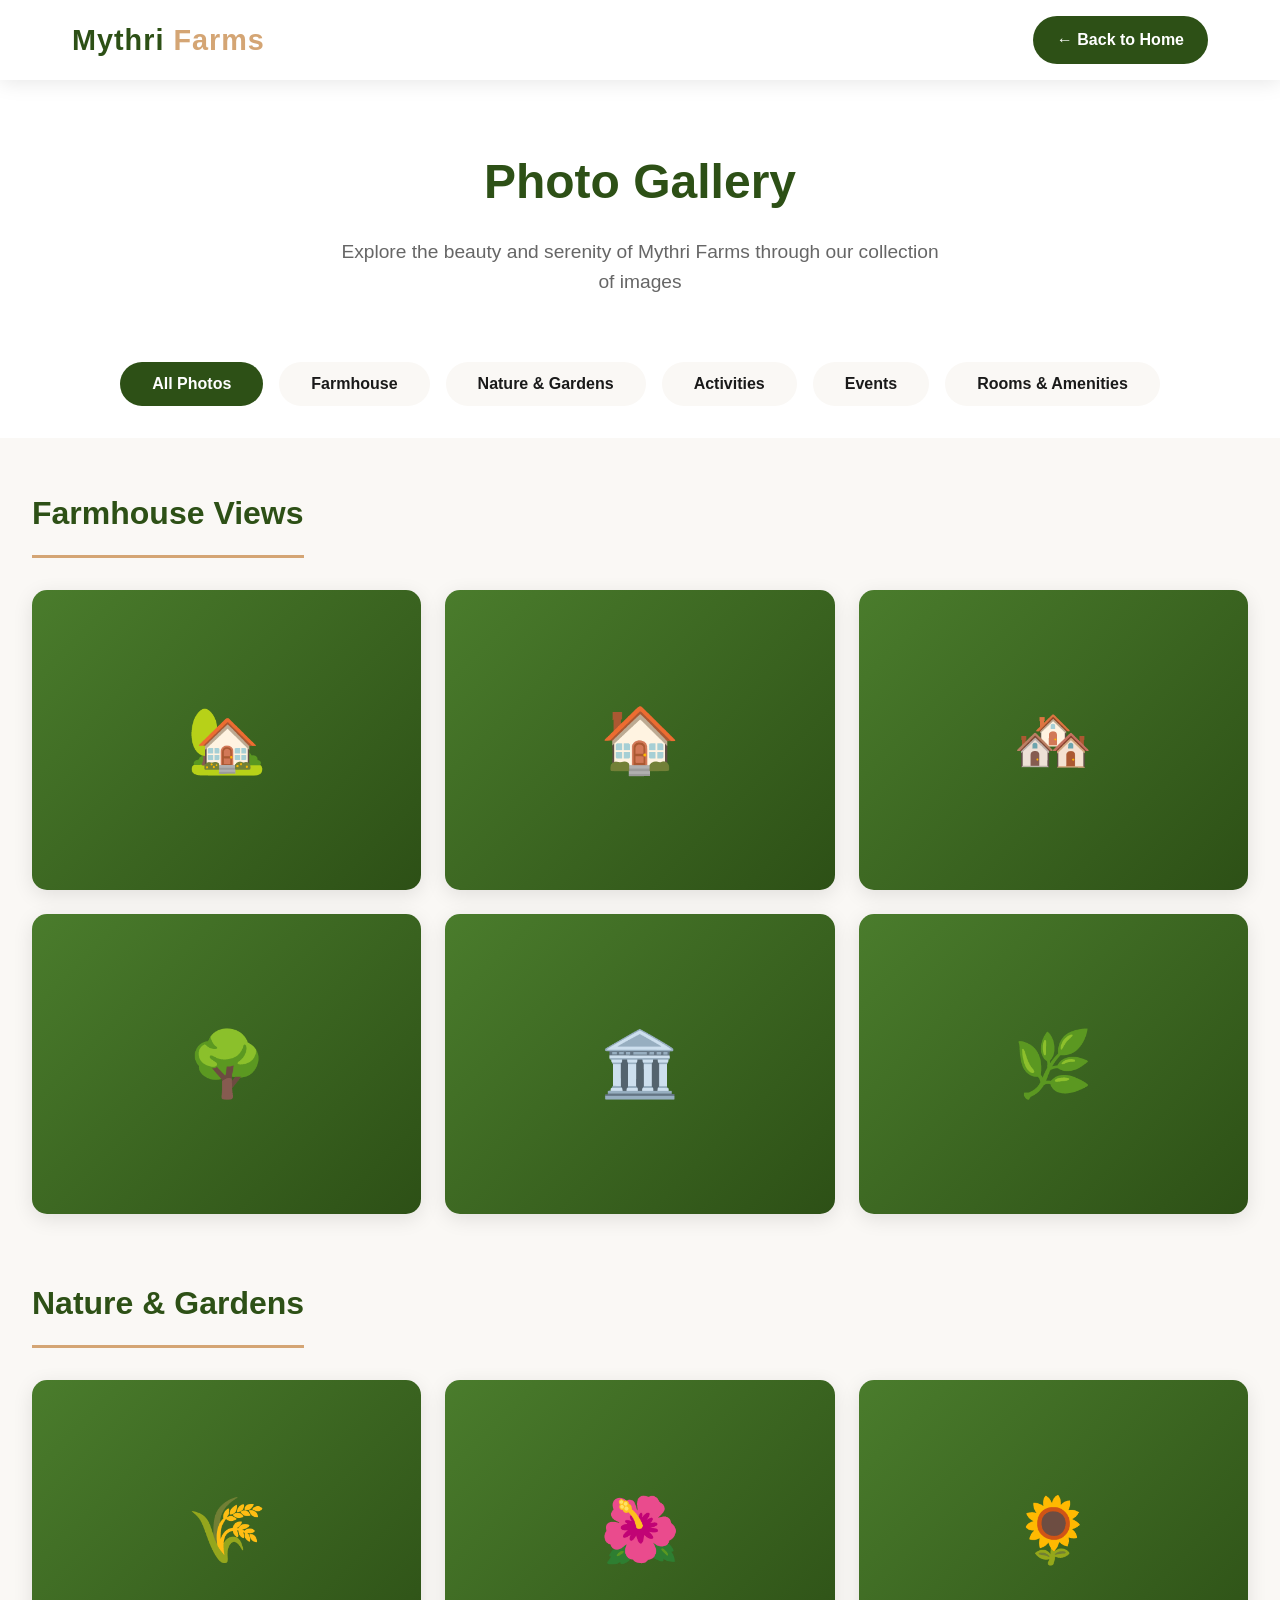
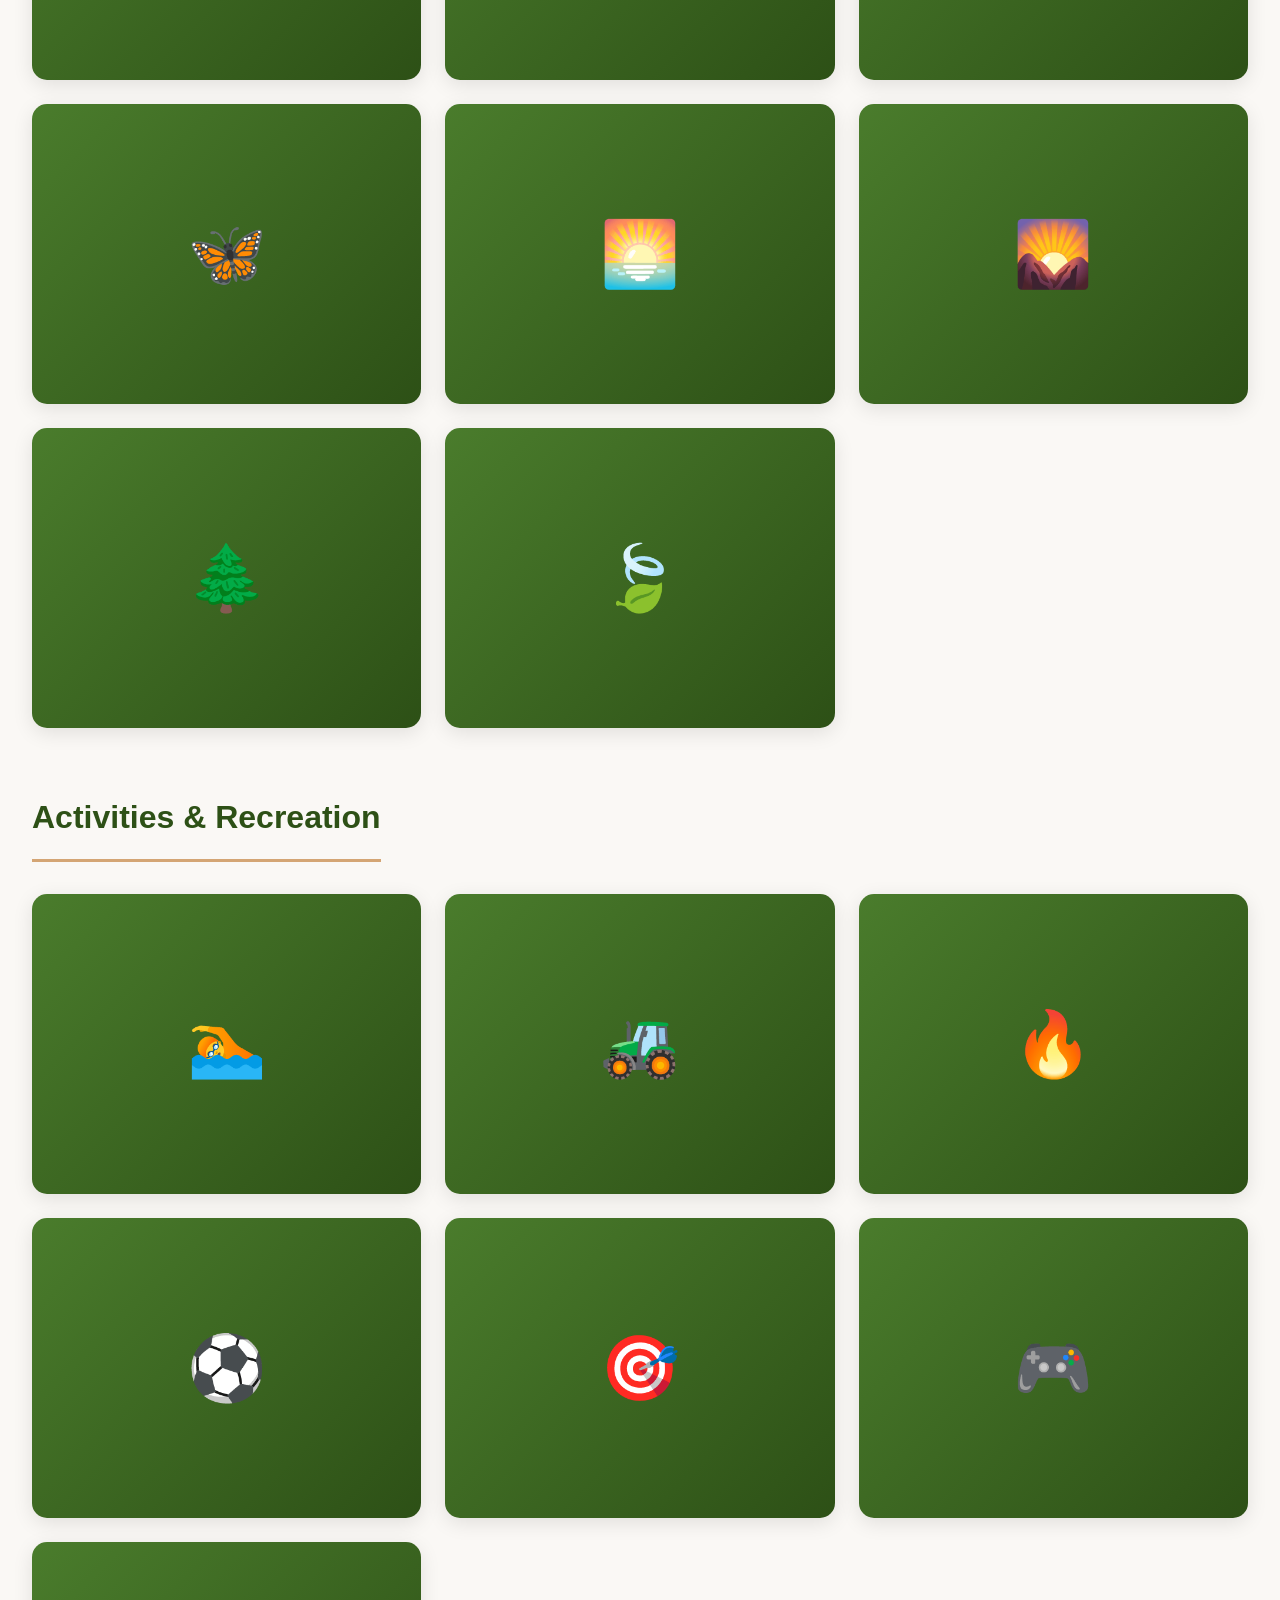
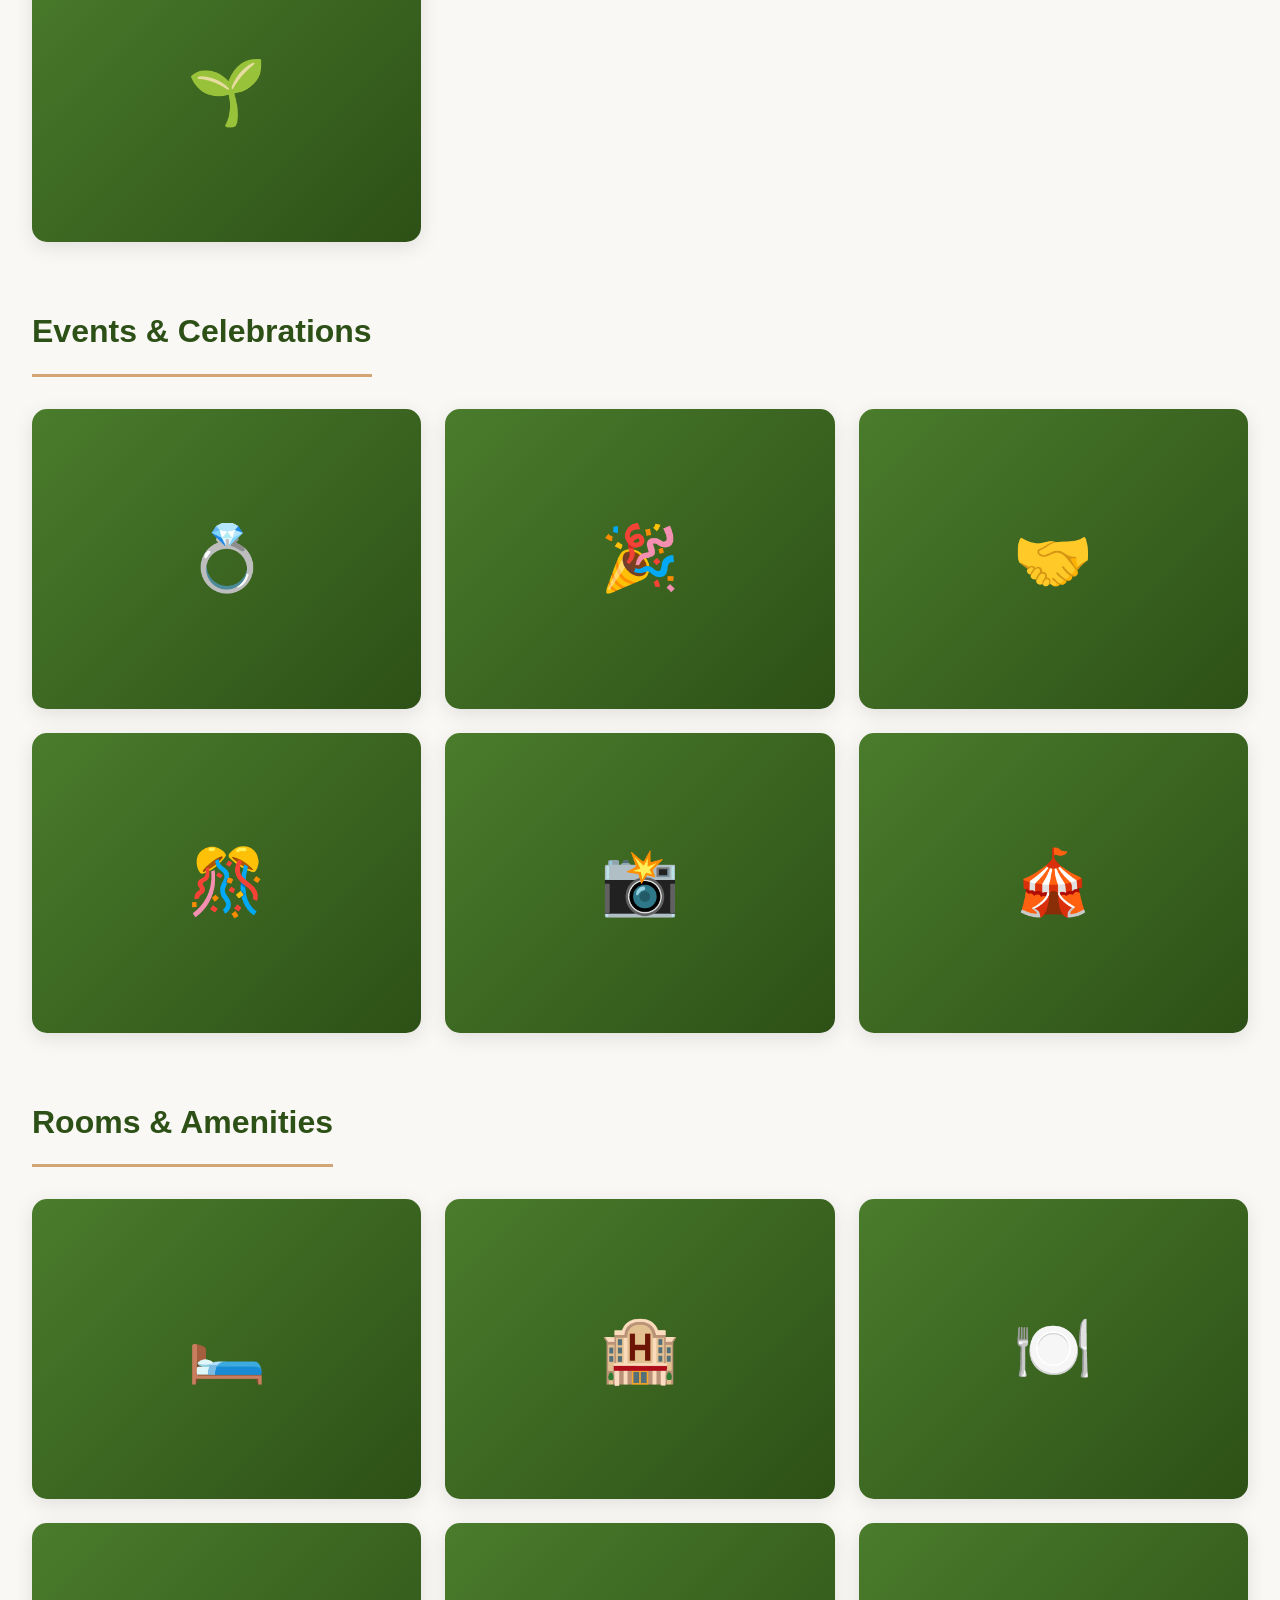
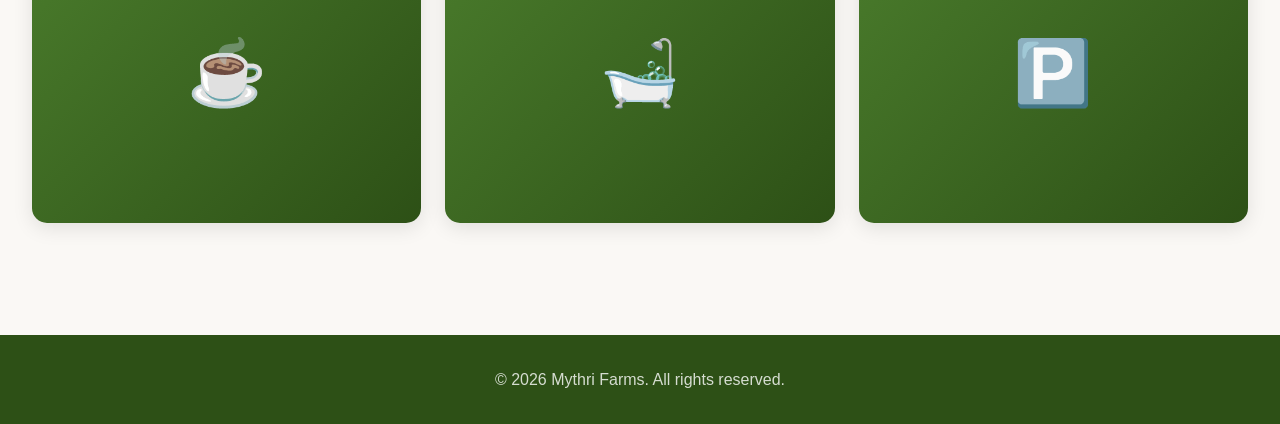
<file: gallery.html>
<!DOCTYPE html>
<html lang="en">
<head>
    <meta charset="UTF-8">
    <meta name="viewport" content="width=device-width, initial-scale=1.0">
    <title>Gallery - Mythri Farms</title>
    <link rel="stylesheet" href="css/gallery.css"/>
</head>
<body>
    <!-- Navigation -->
    <nav>
        <div class="nav-container">
            <a href="mythri-farms.html" class="logo">Mythri <span>Farms</span></a>
            <a href="mythri-farms.html#home" class="back-btn">← Back to Home</a>
        </div>
    </nav>

    <!-- Header -->
    <div class="gallery-header">
        <h1>Photo Gallery</h1>
        <p>Explore the beauty and serenity of Mythri Farms through our collection of images</p>
    </div>

    <!-- Filter Tabs -->
    <div class="filter-tabs">
        <button class="filter-btn active" data-filter="all">All Photos</button>
        <button class="filter-btn" data-filter="farmhouse">Farmhouse</button>
        <button class="filter-btn" data-filter="nature">Nature & Gardens</button>
        <button class="filter-btn" data-filter="activities">Activities</button>
        <button class="filter-btn" data-filter="events">Events</button>
        <button class="filter-btn" data-filter="rooms">Rooms & Amenities</button>
    </div>

    <!-- Gallery Container -->
    <div class="container">
        <!-- Farmhouse Section -->
        <div class="category-section" data-category="farmhouse">
            <h2 class="category-title">Farmhouse Views</h2>
            <div class="gallery-grid">
                <div class="gallery-item" data-category="farmhouse">
                    <div class="gallery-item-img">🏡</div>
                    <div class="gallery-item-overlay">
                        <div class="gallery-item-title">Main Farmhouse Exterior</div>
                    </div>
                </div>
                <div class="gallery-item" data-category="farmhouse">
                    <div class="gallery-item-img">🏠</div>
                    <div class="gallery-item-overlay">
                        <div class="gallery-item-title">Farmhouse Entrance</div>
                    </div>
                </div>
                <div class="gallery-item" data-category="farmhouse">
                    <div class="gallery-item-img">🏘️</div>
                    <div class="gallery-item-overlay">
                        <div class="gallery-item-title">Cottage Area</div>
                    </div>
                </div>
                <div class="gallery-item" data-category="farmhouse">
                    <div class="gallery-item-img">🌳</div>
                    <div class="gallery-item-overlay">
                        <div class="gallery-item-title">Front Lawn</div>
                    </div>
                </div>
                <div class="gallery-item" data-category="farmhouse">
                    <div class="gallery-item-img">🏛️</div>
                    <div class="gallery-item-overlay">
                        <div class="gallery-item-title">Traditional Architecture</div>
                    </div>
                </div>
                <div class="gallery-item" data-category="farmhouse">
                    <div class="gallery-item-img">🌿</div>
                    <div class="gallery-item-overlay">
                        <div class="gallery-item-title">Courtyard View</div>
                    </div>
                </div>
            </div>
        </div>

        <!-- Nature & Gardens Section -->
        <div class="category-section" data-category="nature">
            <h2 class="category-title">Nature & Gardens</h2>
            <div class="gallery-grid">
                <div class="gallery-item" data-category="nature">
                    <div class="gallery-item-img">🌾</div>
                    <div class="gallery-item-overlay">
                        <div class="gallery-item-title">Agricultural Fields</div>
                    </div>
                </div>
                <div class="gallery-item" data-category="nature">
                    <div class="gallery-item-img">🌺</div>
                    <div class="gallery-item-overlay">
                        <div class="gallery-item-title">Flower Garden</div>
                    </div>
                </div>
                <div class="gallery-item" data-category="nature">
                    <div class="gallery-item-img">🌻</div>
                    <div class="gallery-item-overlay">
                        <div class="gallery-item-title">Sunflower Field</div>
                    </div>
                </div>
                <div class="gallery-item" data-category="nature">
                    <div class="gallery-item-img">🦋</div>
                    <div class="gallery-item-overlay">
                        <div class="gallery-item-title">Butterfly Garden</div>
                    </div>
                </div>
                <div class="gallery-item" data-category="nature">
                    <div class="gallery-item-img">🌅</div>
                    <div class="gallery-item-overlay">
                        <div class="gallery-item-title">Sunrise View</div>
                    </div>
                </div>
                <div class="gallery-item" data-category="nature">
                    <div class="gallery-item-img">🌄</div>
                    <div class="gallery-item-overlay">
                        <div class="gallery-item-title">Sunset Point</div>
                    </div>
                </div>
                <div class="gallery-item" data-category="nature">
                    <div class="gallery-item-img">🌲</div>
                    <div class="gallery-item-overlay">
                        <div class="gallery-item-title">Tree Plantation</div>
                    </div>
                </div>
                <div class="gallery-item" data-category="nature">
                    <div class="gallery-item-img">🍃</div>
                    <div class="gallery-item-overlay">
                        <div class="gallery-item-title">Green Pathways</div>
                    </div>
                </div>
            </div>
        </div>

        <!-- Activities Section -->
        <div class="category-section" data-category="activities">
            <h2 class="category-title">Activities & Recreation</h2>
            <div class="gallery-grid">
                <div class="gallery-item" data-category="activities">
                    <div class="gallery-item-img">🏊</div>
                    <div class="gallery-item-overlay">
                        <div class="gallery-item-title">Swimming Pool</div>
                    </div>
                </div>
                <div class="gallery-item" data-category="activities">
                    <div class="gallery-item-img">🚜</div>
                    <div class="gallery-item-overlay">
                        <div class="gallery-item-title">Tractor Rides</div>
                    </div>
                </div>
                <div class="gallery-item" data-category="activities">
                    <div class="gallery-item-img">🔥</div>
                    <div class="gallery-item-overlay">
                        <div class="gallery-item-title">Bonfire Setup</div>
                    </div>
                </div>
                <div class="gallery-item" data-category="activities">
                    <div class="gallery-item-img">⚽</div>
                    <div class="gallery-item-overlay">
                        <div class="gallery-item-title">Sports Ground</div>
                    </div>
                </div>
                <div class="gallery-item" data-category="activities">
                    <div class="gallery-item-img">🎯</div>
                    <div class="gallery-item-overlay">
                        <div class="gallery-item-title">Outdoor Games</div>
                    </div>
                </div>
                <div class="gallery-item" data-category="activities">
                    <div class="gallery-item-img">🎮</div>
                    <div class="gallery-item-overlay">
                        <div class="gallery-item-title">Indoor Games Room</div>
                    </div>
                </div>
                <div class="gallery-item" data-category="activities">
                    <div class="gallery-item-img">🌱</div>
                    <div class="gallery-item-overlay">
                        <div class="gallery-item-title">Farming Activities</div>
                    </div>
                </div>
            </div>
        </div>

        <!-- Events Section -->
        <div class="category-section" data-category="events">
            <h2 class="category-title">Events & Celebrations</h2>
            <div class="gallery-grid">
                <div class="gallery-item" data-category="events">
                    <div class="gallery-item-img">💍</div>
                    <div class="gallery-item-overlay">
                        <div class="gallery-item-title">Wedding Setup</div>
                    </div>
                </div>
                <div class="gallery-item" data-category="events">
                    <div class="gallery-item-img">🎉</div>
                    <div class="gallery-item-overlay">
                        <div class="gallery-item-title">Birthday Party</div>
                    </div>
                </div>
                <div class="gallery-item" data-category="events">
                    <div class="gallery-item-img">🤝</div>
                    <div class="gallery-item-overlay">
                        <div class="gallery-item-title">Corporate Event</div>
                    </div>
                </div>
                <div class="gallery-item" data-category="events">
                    <div class="gallery-item-img">🎊</div>
                    <div class="gallery-item-overlay">
                        <div class="gallery-item-title">Family Gathering</div>
                    </div>
                </div>
                <div class="gallery-item" data-category="events">
                    <div class="gallery-item-img">📸</div>
                    <div class="gallery-item-overlay">
                        <div class="gallery-item-title">Photo Shoot Location</div>
                    </div>
                </div>
                <div class="gallery-item" data-category="events">
                    <div class="gallery-item-img">🎪</div>
                    <div class="gallery-item-overlay">
                        <div class="gallery-item-title">Outdoor Event Space</div>
                    </div>
                </div>
            </div>
        </div>

        <!-- Rooms & Amenities Section -->
        <div class="category-section" data-category="rooms">
            <h2 class="category-title">Rooms & Amenities</h2>
            <div class="gallery-grid">
                <div class="gallery-item" data-category="rooms">
                    <div class="gallery-item-img">🛏️</div>
                    <div class="gallery-item-overlay">
                        <div class="gallery-item-title">Deluxe Room</div>
                    </div>
                </div>
                <div class="gallery-item" data-category="rooms">
                    <div class="gallery-item-img">🏨</div>
                    <div class="gallery-item-overlay">
                        <div class="gallery-item-title">AC Room Interior</div>
                    </div>
                </div>
                <div class="gallery-item" data-category="rooms">
                    <div class="gallery-item-img">🍽️</div>
                    <div class="gallery-item-overlay">
                        <div class="gallery-item-title">Dining Area</div>
                    </div>
                </div>
                <div class="gallery-item" data-category="rooms">
                    <div class="gallery-item-img">☕</div>
                    <div class="gallery-item-overlay">
                        <div class="gallery-item-title">Lounge Area</div>
                    </div>
                </div>
                <div class="gallery-item" data-category="rooms">
                    <div class="gallery-item-img">🛁</div>
                    <div class="gallery-item-overlay">
                        <div class="gallery-item-title">Modern Bathroom</div>
                    </div>
                </div>
                <div class="gallery-item" data-category="rooms">
                    <div class="gallery-item-img">🅿️</div>
                    <div class="gallery-item-overlay">
                        <div class="gallery-item-title">Parking Area</div>
                    </div>
                </div>
            </div>
        </div>
    </div>

    <!-- Lightbox -->
    <div class="lightbox" id="lightbox">
        <div class="lightbox-close" onclick="closeLightbox()">×</div>
        <div class="lightbox-nav lightbox-prev" onclick="changeImage(-1)">‹</div>
        <div class="lightbox-content" id="lightboxContent"></div>
        <div class="lightbox-nav lightbox-next" onclick="changeImage(1)">›</div>
    </div>

    <!-- Footer -->
    <footer>
        <div class="footer-content">
            <p>&copy; 2026 Mythri Farms. All rights reserved.</p>
        </div>
    </footer>

    <script src="js/gallery.js"></script>
</body>
</html>
</file>
<file: css/gallery.css>
* {
    margin: 0;
    padding: 0;
    box-sizing: border-box;
}

:root {
    --primary: #2d5016;
    --primary-light: #4a7c2c;
    --accent: #d4a574;
    --text-dark: #1a1a1a;
    --text-light: #666;
    --bg-cream: #faf8f5;
    --white: #ffffff;
}

body {
    font-family: 'Segoe UI', Tahoma, Geneva, Verdana, sans-serif;
    color: var(--text-dark);
    line-height: 1.6;
    background: var(--bg-cream);
}

/* Navigation */
nav {
    background: rgba(255, 255, 255, 0.98);
    backdrop-filter: blur(10px);
    box-shadow: 0 2px 20px rgba(0,0,0,0.1);
    padding: 1rem 0;
    position: sticky;
    top: 0;
    z-index: 1000;
}

.nav-container {
    max-width: 1200px;
    margin: 0 auto;
    display: flex;
    justify-content: space-between;
    align-items: center;
    padding: 0 2rem;
}

.logo {
    font-size: 1.8rem;
    font-weight: 700;
    color: var(--primary);
    letter-spacing: 1px;
    text-decoration: none;
}

.logo span {
    color: var(--accent);
}

.back-btn {
    padding: 0.7rem 1.5rem;
    background: var(--primary);
    color: var(--white);
    text-decoration: none;
    border-radius: 50px;
    font-weight: 600;
    transition: all 0.3s;
}

.back-btn:hover {
    background: var(--primary-light);
    transform: translateY(-2px);
}

/* Header */
.gallery-header {
    text-align: center;
    padding: 4rem 2rem 2rem;
    background: var(--white);
}

.gallery-header h1 {
    font-size: 3rem;
    color: var(--primary);
    margin-bottom: 1rem;
}

.gallery-header p {
    font-size: 1.2rem;
    color: var(--text-light);
    max-width: 600px;
    margin: 0 auto;
}

/* Filter Tabs */
.filter-tabs {
    display: flex;
    justify-content: center;
    gap: 1rem;
    padding: 2rem;
    flex-wrap: wrap;
    background: var(--white);
    border-bottom: 2px solid var(--bg-cream);
}

.filter-btn {
    padding: 0.8rem 2rem;
    background: var(--bg-cream);
    border: none;
    border-radius: 50px;
    cursor: pointer;
    font-weight: 600;
    color: var(--text-dark);
    transition: all 0.3s;
    font-size: 1rem;
}

.filter-btn:hover {
    background: var(--primary-light);
    color: var(--white);
}

.filter-btn.active {
    background: var(--primary);
    color: var(--white);
}

/* Gallery Container */
.container {
    max-width: 1400px;
    margin: 0 auto;
    padding: 3rem 2rem;
}

.category-section {
    margin-bottom: 4rem;
}

.category-title {
    font-size: 2rem;
    color: var(--primary);
    margin-bottom: 2rem;
    padding-bottom: 1rem;
    border-bottom: 3px solid var(--accent);
    display: inline-block;
}

/* Gallery Grid */
.gallery-grid {
    display: grid;
    grid-template-columns: repeat(auto-fill, minmax(300px, 1fr));
    gap: 1.5rem;
    margin-bottom: 2rem;
}

.gallery-item {
    position: relative;
    height: 300px;
    border-radius: 15px;
    overflow: hidden;
    cursor: pointer;
    transition: transform 0.3s, box-shadow 0.3s;
    box-shadow: 0 5px 20px rgba(0,0,0,0.1);
}

.gallery-item:hover {
    transform: scale(1.03);
    box-shadow: 0 10px 30px rgba(0,0,0,0.2);
}

.gallery-item-img {
    width: 100%;
    height: 100%;
    display: flex;
    align-items: center;
    justify-content: center;
    font-size: 4rem;
    background: linear-gradient(135deg, var(--primary-light), var(--primary));
    color: var(--white);
}

.gallery-item-overlay {
    position: absolute;
    bottom: 0;
    left: 0;
    right: 0;
    background: linear-gradient(to top, rgba(0,0,0,0.7), transparent);
    padding: 1.5rem;
    opacity: 0;
    transition: opacity 0.3s;
}

.gallery-item:hover .gallery-item-overlay {
    opacity: 1;
}

.gallery-item-title {
    color: var(--white);
    font-weight: 600;
    font-size: 1.1rem;
}

/* Lightbox */
.lightbox {
    display: none;
    position: fixed;
    top: 0;
    left: 0;
    width: 100%;
    height: 100%;
    background: rgba(0,0,0,0.95);
    z-index: 2000;
    align-items: center;
    justify-content: center;
}

.lightbox.active {
    display: flex;
}

.lightbox-content {
    max-width: 90%;
    max-height: 90%;
    display: flex;
    align-items: center;
    justify-content: center;
    font-size: 8rem;
    color: var(--white);
}

.lightbox-close {
    position: absolute;
    top: 2rem;
    right: 2rem;
    font-size: 3rem;
    color: var(--white);
    cursor: pointer;
    background: rgba(255,255,255,0.1);
    width: 50px;
    height: 50px;
    display: flex;
    align-items: center;
    justify-content: center;
    border-radius: 50%;
    transition: background 0.3s;
}

.lightbox-close:hover {
    background: rgba(255,255,255,0.2);
}

.lightbox-nav {
    position: absolute;
    top: 50%;
    transform: translateY(-50%);
    font-size: 3rem;
    color: var(--white);
    cursor: pointer;
    background: rgba(255,255,255,0.1);
    width: 50px;
    height: 50px;
    display: flex;
    align-items: center;
    justify-content: center;
    border-radius: 50%;
    transition: background 0.3s;
}

.lightbox-nav:hover {
    background: rgba(255,255,255,0.2);
}

.lightbox-prev {
    left: 2rem;
}

.lightbox-next {
    right: 2rem;
}

/* Footer */
footer {
    background: var(--primary);
    color: var(--white);
    padding: 2rem;
    text-align: center;
}

.footer-content p {
    color: rgba(255,255,255,0.8);
}

/* Responsive */
@media (max-width: 768px) {
    .gallery-header h1 {
        font-size: 2rem;
    }

    .filter-tabs {
        gap: 0.5rem;
    }

    .filter-btn {
        padding: 0.6rem 1.2rem;
        font-size: 0.9rem;
    }

    .gallery-grid {
        grid-template-columns: repeat(auto-fill, minmax(250px, 1fr));
        gap: 1rem;
    }

    .gallery-item {
        height: 250px;
    }

    .lightbox-content {
        font-size: 5rem;
    }

    .lightbox-nav,
    .lightbox-close {
        width: 40px;
        height: 40px;
        font-size: 2rem;
    }
}
</file>
